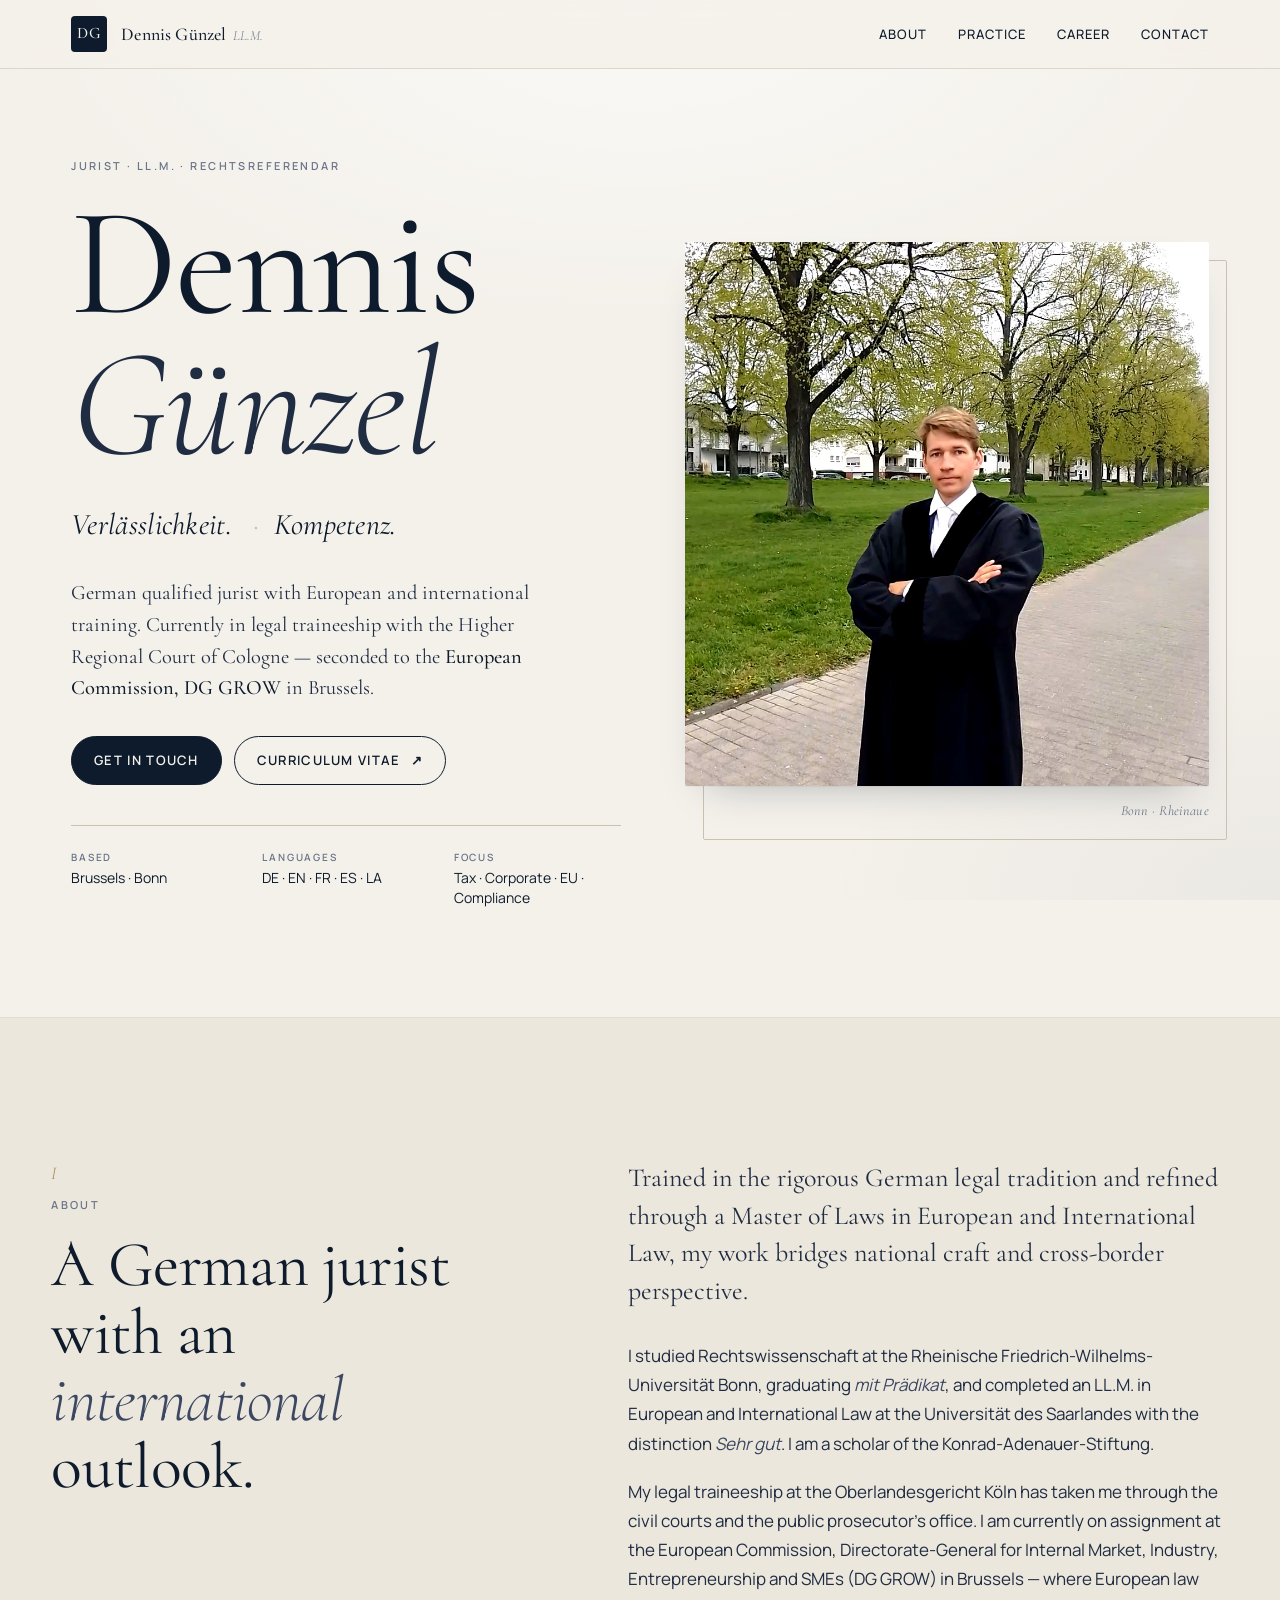
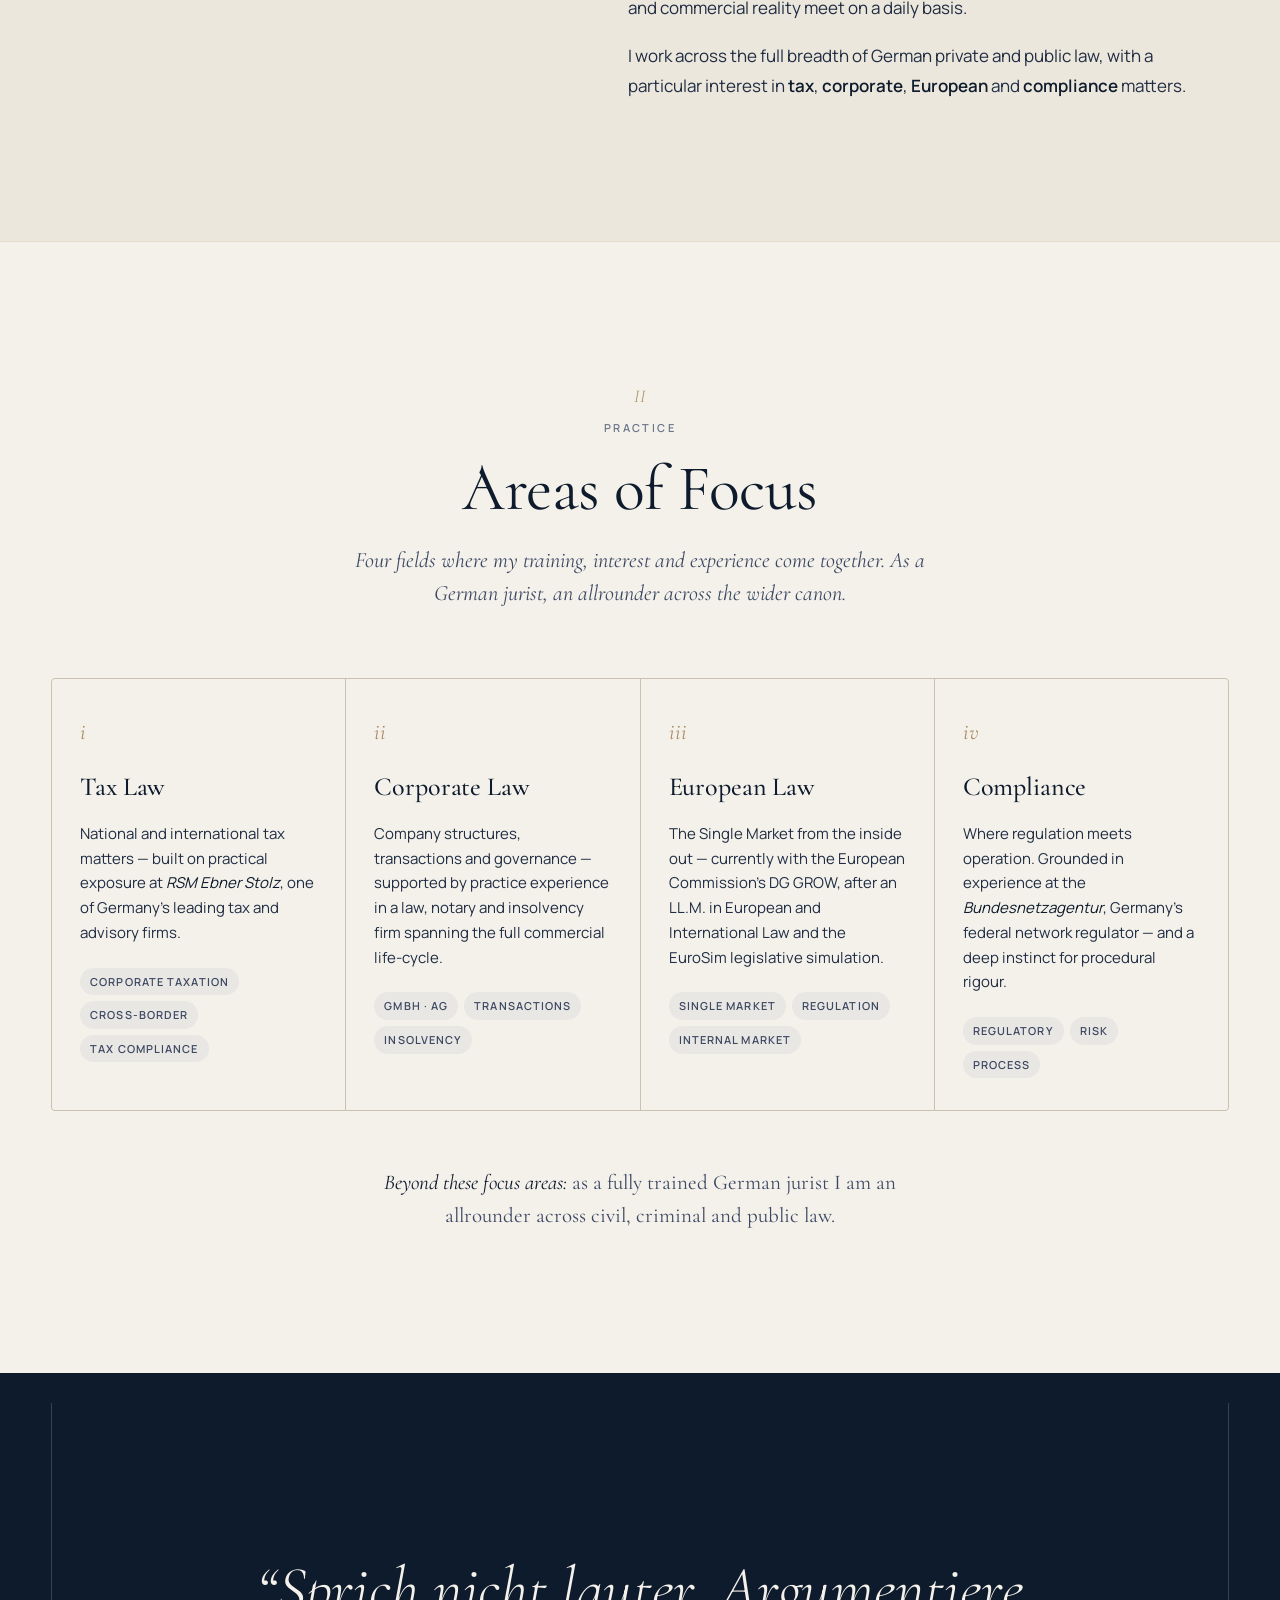
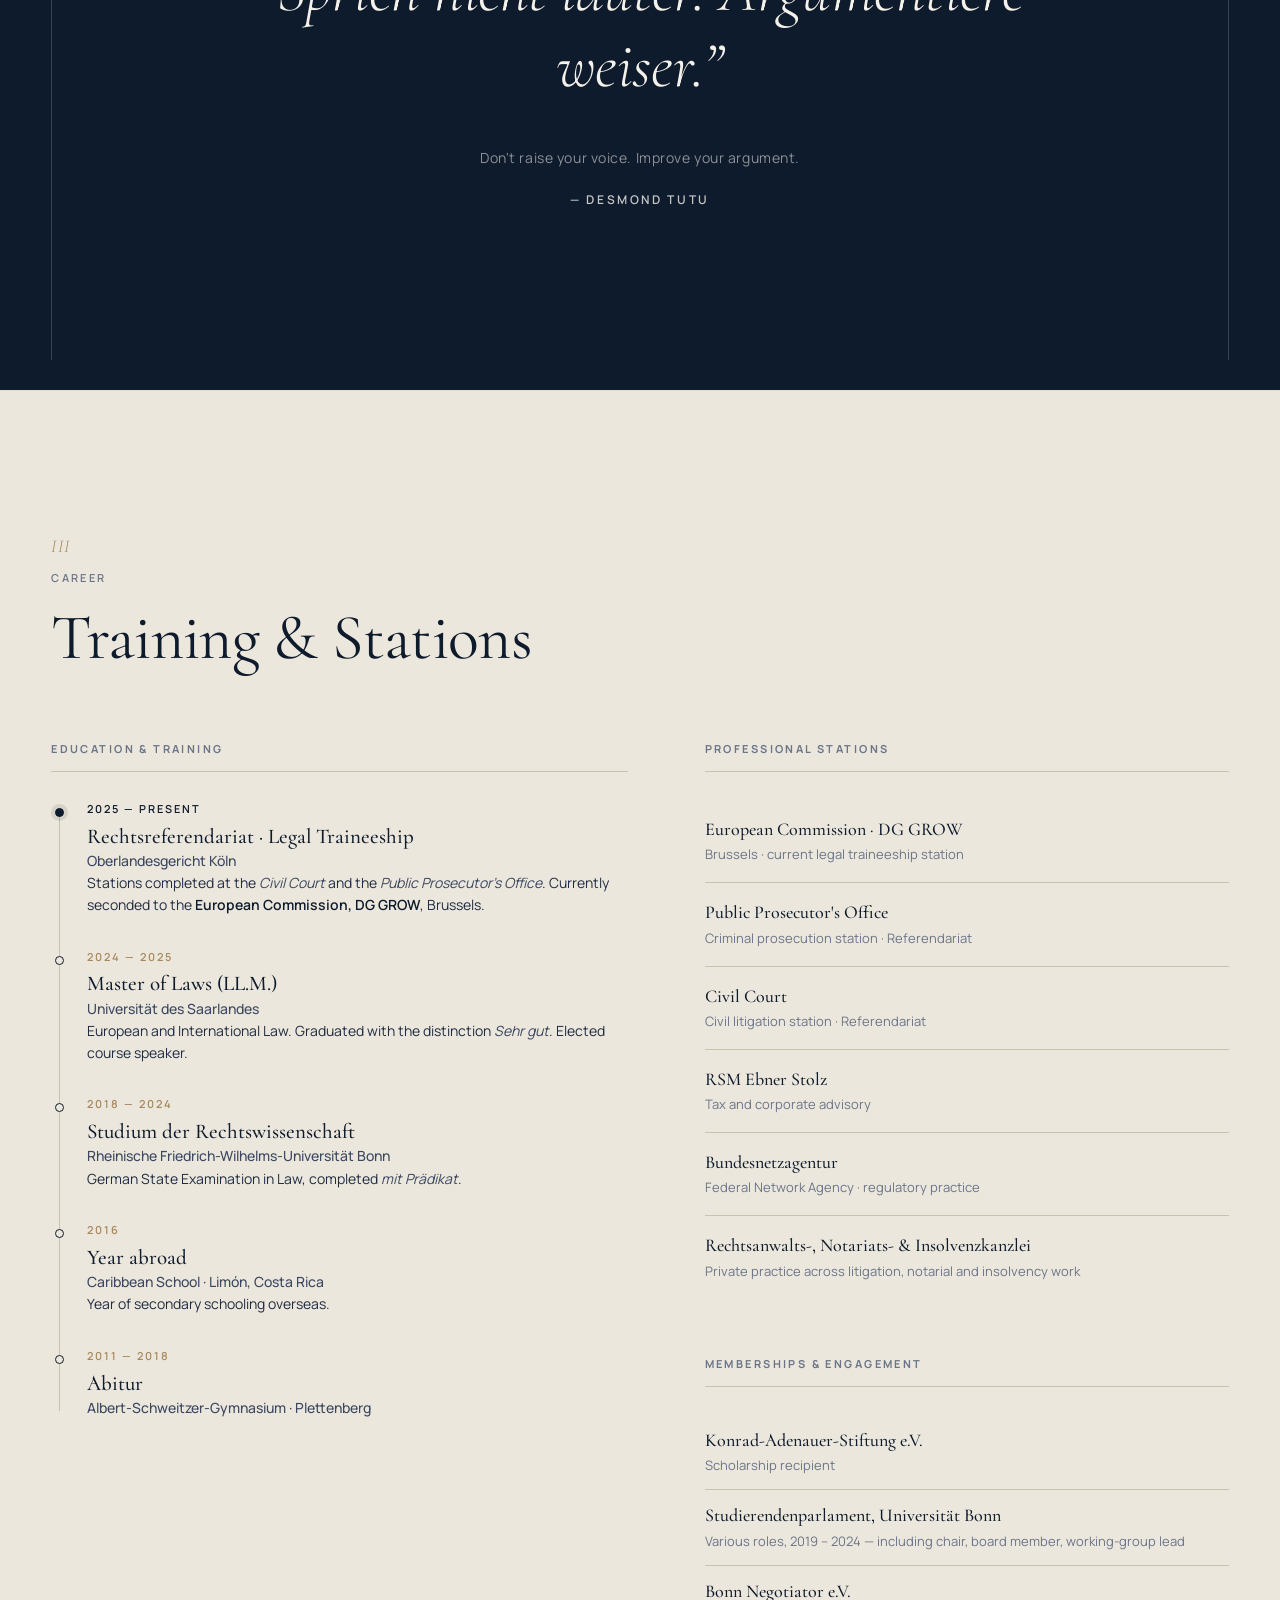
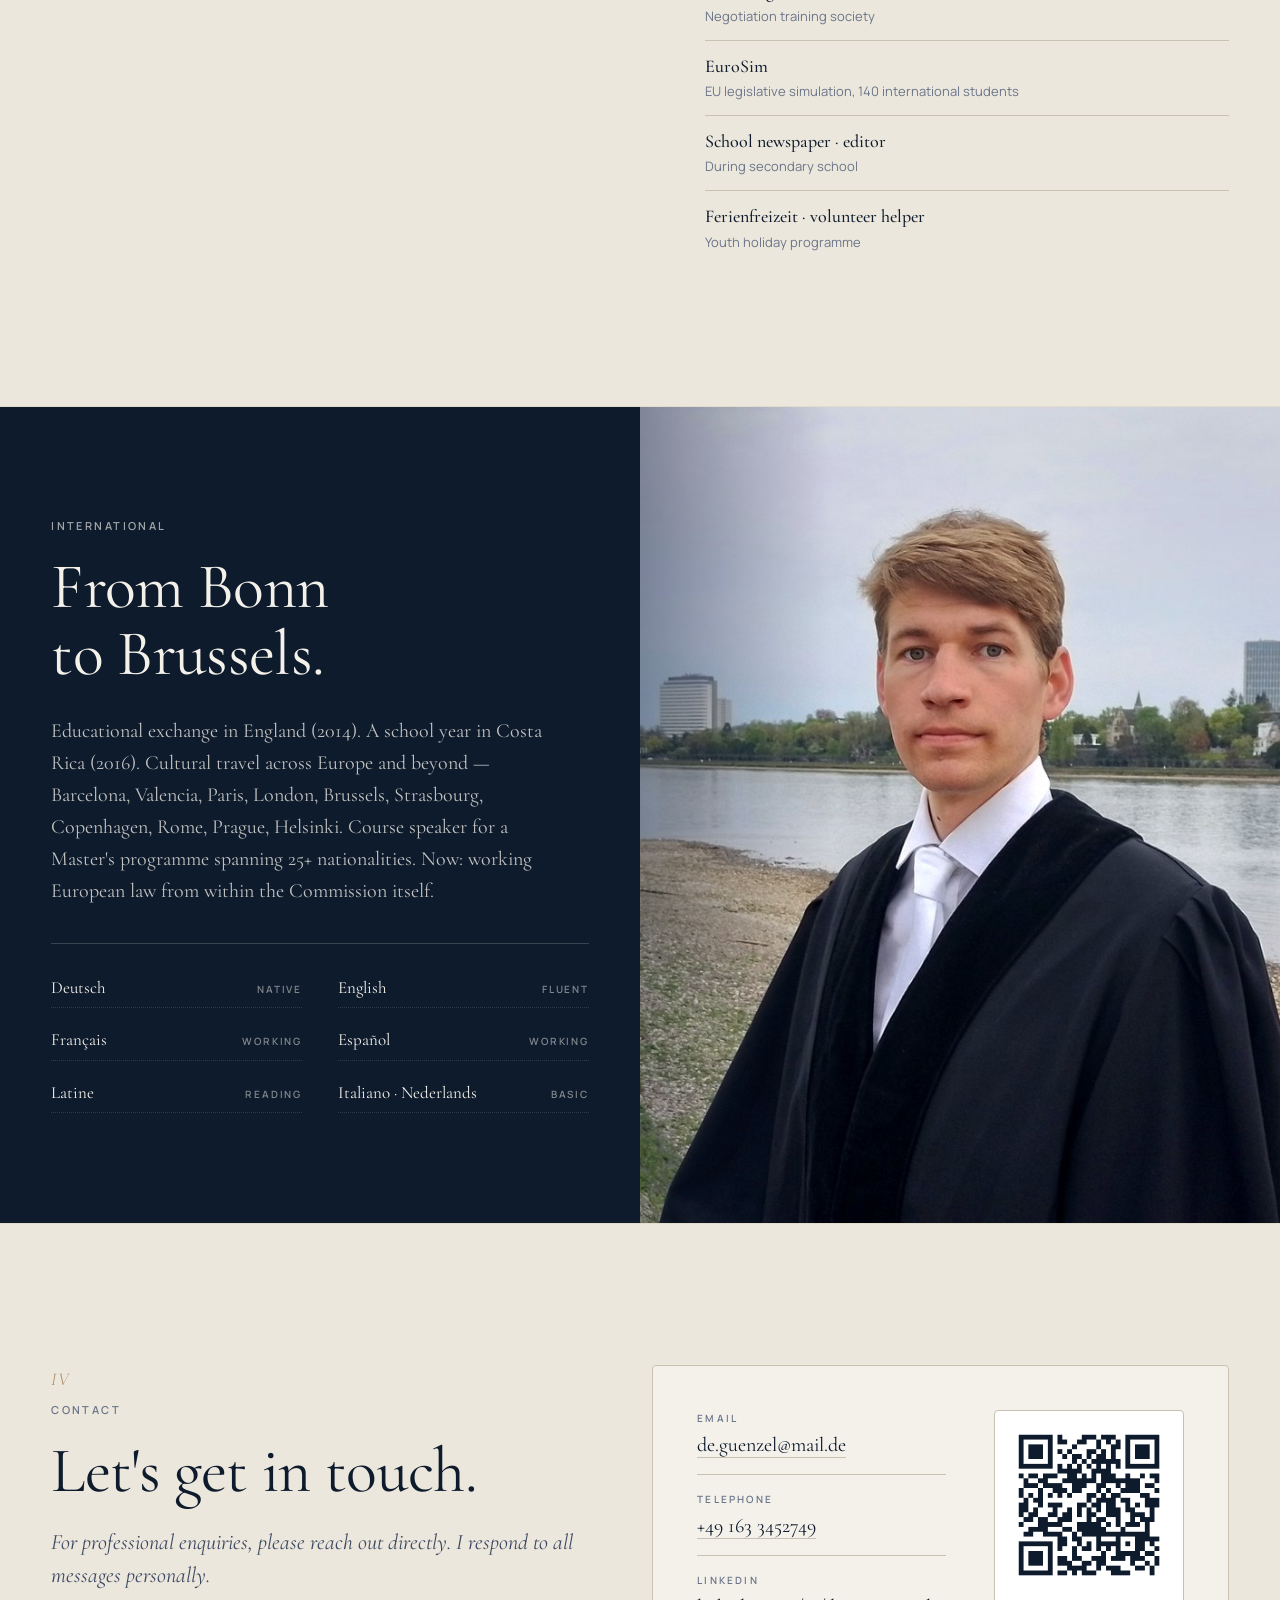
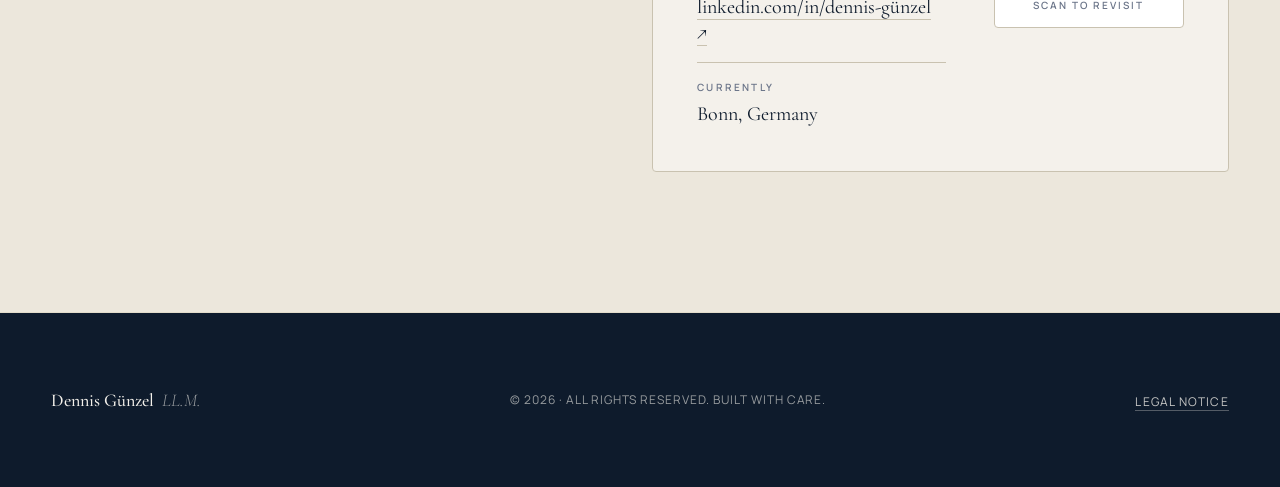
<file: index.html>
<!doctype html>
<html lang="en">
<head>
<meta charset="utf-8">
<meta name="viewport" content="width=device-width, initial-scale=1, viewport-fit=cover">
<title>Dennis Günzel, LL.M. — Jurist & Legal Adviser</title>
<meta name="description" content="Dennis Günzel, LL.M. — German qualified jurist with European and international training. Focus areas: Tax law, Corporate law, European law, Compliance. Currently with the European Commission, DG GROW, Brussels.">
<meta name="author" content="Dennis Günzel">

<!-- Open Graph / social -->
<meta property="og:title" content="Dennis Günzel, LL.M. — Jurist">
<meta property="og:description" content="German jurist with European and international training. Tax · Corporate · EU · Compliance.">
<meta property="og:type" content="profile">
<meta property="og:image" content="images/og-image.jpg">
<meta name="twitter:card" content="summary_large_image">

<!-- Fonts: Cormorant Garamond (display serif) + Manrope (body sans) -->
<link rel="preconnect" href="https://fonts.googleapis.com">
<link rel="preconnect" href="https://fonts.gstatic.com" crossorigin>
<link href="https://fonts.googleapis.com/css2?family=Cormorant+Garamond:ital,wght@0,300;0,400;0,500;0,600;1,300;1,400;1,500&family=Manrope:wght@300;400;500;600;700&display=swap" rel="stylesheet">

<link rel="stylesheet" href="styles.css">

<!-- Tiny inline favicon: DG monogram in navy -->
<link rel="icon" type="image/svg+xml" href="data:image/svg+xml,%3Csvg xmlns='http://www.w3.org/2000/svg' viewBox='0 0 64 64'%3E%3Crect width='64' height='64' fill='%230E1B2C'/%3E%3Ctext x='32' y='44' font-family='Georgia,serif' font-size='32' font-weight='500' fill='%23F4F1EB' text-anchor='middle'%3EDG%3C/text%3E%3C/svg%3E">
</head>
<body>

<!-- ============ TOP NAVIGATION ============ -->
<header class="topbar">
  <div class="topbar__inner">
    <a href="#top" class="brand" aria-label="Dennis Günzel — home">
      <span class="brand__mark">DG</span>
      <span class="brand__name">Dennis Günzel <span class="brand__suffix">LL.M.</span></span>
    </a>
    <nav class="nav" aria-label="Primary">
      <a href="#about">About</a>
      <a href="#practice">Practice</a>
      <a href="#cv">Career</a>
      <a href="#contact">Contact</a>
    </nav>
  </div>
</header>

<main id="top">

<!-- ============ HERO ============ -->
<section class="hero">
  <div class="hero__grid">

    <div class="hero__copy">
      <p class="kicker">Jurist · LL.M. · Rechtsreferendar</p>
      <h1 class="display">
        Dennis<br>
        <span class="display__accent">Günzel</span>
      </h1>
      <p class="hero__tag"><em>Verlässlichkeit.</em> <em>Kompetenz.</em></p>
      <p class="hero__lede">
        German qualified jurist with European and international training.
        Currently in legal traineeship with the Higher Regional Court of Cologne —
        seconded to the <strong>European Commission, DG GROW</strong> in Brussels.
      </p>
      <div class="hero__cta">
        <a class="btn btn--solid" href="#contact">Get in touch</a>
        <a class="btn btn--ghost" href="assets/CV-Dennis-Guenzel.pdf" target="_blank" rel="noopener">
          Curriculum Vitae <span aria-hidden="true">↗</span>
        </a>
      </div>
      <ul class="hero__meta">
        <li><span>Based</span>Brussels · Bonn</li>
        <li><span>Languages</span>DE · EN · FR · ES · LA</li>
        <li><span>Focus</span>Tax · Corporate · EU · Compliance</li>
      </ul>
    </div>

    <div class="hero__portrait">
      <picture>
        <source media="(max-width: 720px)" srcset="images/dennis-hero-mobile.jpg">
        <img src="images/dennis-hero.jpg"
             alt="Dennis Günzel in legal robes, standing on an avenue of trees in Bonn"
             width="942" height="978" fetchpriority="high">
      </picture>
      <p class="hero__caption">Bonn · Rheinaue</p>
    </div>

  </div>
</section>

<!-- ============ ABOUT ============ -->
<section class="section section--paper" id="about">
  <div class="section__wrap two-col">

    <div class="section__head">
      <p class="numeral">I</p>
      <p class="kicker">About</p>
      <h2 class="serif-h">A German jurist with an<br><em>international</em> outlook.</h2>
    </div>

    <div class="prose">
      <p class="lede">
        Trained in the rigorous German legal tradition and refined through a Master of
        Laws in European and International Law, my work bridges national craft and
        cross-border perspective.
      </p>
      <p>
        I studied Rechtswissenschaft at the Rheinische Friedrich-Wilhelms-Universität
        Bonn, graduating <em>mit Prädikat</em>, and completed an LL.M. in European and
        International Law at the Universität des Saarlandes with the distinction
        <em>Sehr gut</em>. I am a scholar of the Konrad-Adenauer-Stiftung.
      </p>
      <p>
        My legal traineeship at the Oberlandesgericht Köln has taken me through the
        civil courts and the public prosecutor's office. I am currently on assignment
        at the European Commission, Directorate-General for Internal Market, Industry,
        Entrepreneurship and SMEs (DG&nbsp;GROW) in Brussels — where European law and
        commercial reality meet on a daily basis.
      </p>
      <p>
        I work across the full breadth of German private and public law, with a
        particular interest in <strong>tax</strong>, <strong>corporate</strong>,
        <strong>European</strong> and <strong>compliance</strong> matters.
      </p>
    </div>

  </div>
</section>

<!-- ============ PRACTICE AREAS ============ -->
<section class="section" id="practice">
  <div class="section__wrap">

    <div class="section__head section__head--center">
      <p class="numeral">II</p>
      <p class="kicker">Practice</p>
      <h2 class="serif-h">Areas of Focus</h2>
      <p class="section__sub">
        Four fields where my training, interest and experience come together.
        As a German jurist, an allrounder across the wider canon.
      </p>
    </div>

    <div class="practice-grid">

      <article class="practice-card">
        <span class="practice-card__num">i</span>
        <h3>Tax Law</h3>
        <p>
          National and international tax matters — built on practical exposure at
          <em>RSM Ebner Stolz</em>, one of Germany's leading tax and advisory firms.
        </p>
        <ul class="tag-row">
          <li>Corporate taxation</li>
          <li>Cross-border</li>
          <li>Tax compliance</li>
        </ul>
      </article>

      <article class="practice-card">
        <span class="practice-card__num">ii</span>
        <h3>Corporate Law</h3>
        <p>
          Company structures, transactions and governance — supported by practice
          experience in a law, notary and insolvency firm spanning the full
          commercial life-cycle.
        </p>
        <ul class="tag-row">
          <li>GmbH · AG</li>
          <li>Transactions</li>
          <li>Insolvency</li>
        </ul>
      </article>

      <article class="practice-card">
        <span class="practice-card__num">iii</span>
        <h3>European Law</h3>
        <p>
          The Single Market from the inside out — currently with the European
          Commission's DG GROW, after an LL.M. in European and International Law
          and the EuroSim legislative simulation.
        </p>
        <ul class="tag-row">
          <li>Single Market</li>
          <li>Regulation</li>
          <li>Internal market</li>
        </ul>
      </article>

      <article class="practice-card">
        <span class="practice-card__num">iv</span>
        <h3>Compliance</h3>
        <p>
          Where regulation meets operation. Grounded in experience at the
          <em>Bundesnetzagentur</em>, Germany's federal network regulator —
          and a deep instinct for procedural rigour.
        </p>
        <ul class="tag-row">
          <li>Regulatory</li>
          <li>Risk</li>
          <li>Process</li>
        </ul>
      </article>

    </div>

    <p class="allrounder-note">
      <em>Beyond these focus areas:</em> as a fully trained German jurist I am an
      allrounder across civil, criminal and public law.
    </p>

  </div>
</section>

<!-- ============ BANNER QUOTE ============ -->
<section class="quote-banner" aria-label="Personal motto">
  <figure>
    <blockquote>
      <p>“Sprich nicht lauter. Argumentiere weiser.”</p>
    </blockquote>
    <figcaption>
      <span class="cite-translation">Don't raise your voice. Improve your argument.</span>
      <cite>— Desmond Tutu</cite>
    </figcaption>
  </figure>
</section>

<!-- ============ CV / CAREER ============ -->
<section class="section section--paper" id="cv">
  <div class="section__wrap">

    <div class="section__head">
      <p class="numeral">III</p>
      <p class="kicker">Career</p>
      <h2 class="serif-h">Training &amp; Stations</h2>
    </div>

    <div class="cv-grid">

      <!-- CV column 1: education & training -->
      <div class="cv-col">
        <h3 class="cv-col__title">Education &amp; Training</h3>
        <ol class="timeline">
          <li class="tl tl--current">
            <span class="tl__year">2025 — present</span>
            <div class="tl__body">
              <p class="tl__role">Rechtsreferendariat · Legal Traineeship</p>
              <p class="tl__org">Oberlandesgericht Köln</p>
              <p class="tl__note">Stations completed at the <em>Civil Court</em> and the
                <em>Public Prosecutor's Office</em>. Currently seconded to the
                <strong>European Commission, DG GROW</strong>, Brussels.</p>
            </div>
          </li>
          <li class="tl">
            <span class="tl__year">2024 — 2025</span>
            <div class="tl__body">
              <p class="tl__role">Master of Laws (LL.M.)</p>
              <p class="tl__org">Universität des Saarlandes</p>
              <p class="tl__note">European and International Law. Graduated with the
                distinction <em>Sehr gut</em>. Elected course speaker.</p>
            </div>
          </li>
          <li class="tl">
            <span class="tl__year">2018 — 2024</span>
            <div class="tl__body">
              <p class="tl__role">Studium der Rechtswissenschaft</p>
              <p class="tl__org">Rheinische Friedrich-Wilhelms-Universität Bonn</p>
              <p class="tl__note">German State Examination in Law,
                completed <em>mit Prädikat</em>.</p>
            </div>
          </li>
          <li class="tl">
            <span class="tl__year">2016</span>
            <div class="tl__body">
              <p class="tl__role">Year abroad</p>
              <p class="tl__org">Caribbean School · Limón, Costa Rica</p>
              <p class="tl__note">Year of secondary schooling overseas.</p>
            </div>
          </li>
          <li class="tl">
            <span class="tl__year">2011 — 2018</span>
            <div class="tl__body">
              <p class="tl__role">Abitur</p>
              <p class="tl__org">Albert-Schweitzer-Gymnasium · Plettenberg</p>
            </div>
          </li>
        </ol>
      </div>

      <!-- CV column 2: professional stations + engagement -->
      <div class="cv-col">
        <h3 class="cv-col__title">Professional Stations</h3>
        <ul class="station-list">
          <li>
            <p class="station__role">European Commission · DG GROW</p>
            <p class="station__where">Brussels · current legal traineeship station</p>
          </li>
          <li>
            <p class="station__role">Public Prosecutor's Office</p>
            <p class="station__where">Criminal prosecution station · Referendariat</p>
          </li>
          <li>
            <p class="station__role">Civil Court</p>
            <p class="station__where">Civil litigation station · Referendariat</p>
          </li>
          <li>
            <p class="station__role">RSM Ebner Stolz</p>
            <p class="station__where">Tax and corporate advisory</p>
          </li>
          <li>
            <p class="station__role">Bundesnetzagentur</p>
            <p class="station__where">Federal Network Agency · regulatory practice</p>
          </li>
          <li>
            <p class="station__role">Rechtsanwalts-, Notariats- &amp; Insolvenzkanzlei</p>
            <p class="station__where">Private practice across litigation, notarial and insolvency work</p>
          </li>
        </ul>

        <h3 class="cv-col__title cv-col__title--mt">Memberships &amp; Engagement</h3>
        <ul class="station-list station-list--compact">
          <li>
            <p class="station__role">Konrad-Adenauer-Stiftung e.V.</p>
            <p class="station__where">Scholarship recipient</p>
          </li>
          <li>
            <p class="station__role">Studierendenparlament, Universität Bonn</p>
            <p class="station__where">Various roles, 2019 – 2024 — including chair, board member, working-group lead</p>
          </li>
          <li>
            <p class="station__role">Bonn Negotiator e.V.</p>
            <p class="station__where">Negotiation training society</p>
          </li>
          <li>
            <p class="station__role">EuroSim</p>
            <p class="station__where">EU legislative simulation, 140 international students</p>
          </li>
          <li>
            <p class="station__role">School newspaper · editor</p>
            <p class="station__where">During secondary school</p>
          </li>
          <li>
            <p class="station__role">Ferienfreizeit · volunteer helper</p>
            <p class="station__where">Youth holiday programme</p>
          </li>
        </ul>
      </div>

    </div>
  </div>
</section>

<!-- ============ INTERNATIONAL BANNER ============ -->
<section class="intl">
  <div class="intl__grid">
    <div class="intl__copy">
      <p class="kicker kicker--light">International</p>
      <h2 class="serif-h serif-h--light">From Bonn<br>to Brussels.</h2>
      <p class="intl__text">
        Educational exchange in England (2014). A school year in Costa Rica (2016).
        Cultural travel across Europe and beyond — Barcelona, Valencia, Paris, London,
        Brussels, Strasbourg, Copenhagen, Rome, Prague, Helsinki. Course speaker for a
        Master's programme spanning 25+ nationalities. Now: working European law from
        within the Commission itself.
      </p>
      <ul class="lang-list">
        <li><span>Deutsch</span><em>native</em></li>
        <li><span>English</span><em>fluent</em></li>
        <li><span>Français</span><em>working</em></li>
        <li><span>Español</span><em>working</em></li>
        <li><span>Latine</span><em>reading</em></li>
        <li><span>Italiano · Nederlands</span><em>basic</em></li>
      </ul>
    </div>
    <div class="intl__photo" aria-hidden="true"></div>
  </div>
</section>

<!-- ============ CONTACT ============ -->
<section class="section section--paper" id="contact">
  <div class="section__wrap contact-grid">

    <div class="section__head">
      <p class="numeral">IV</p>
      <p class="kicker">Contact</p>
      <h2 class="serif-h">Let's get in touch.</h2>
      <p class="section__sub section__sub--left">
        For professional enquiries, please reach out directly.
        I respond to all messages personally.
      </p>
    </div>

    <div class="contact-card">
      <dl class="contact-list">
        <div>
          <dt>Email</dt>
          <dd><a href="mailto:de.guenzel@mail.de">de.guenzel@mail.de</a></dd>
        </div>
        <div>
          <dt>Telephone</dt>
          <dd><a href="tel:+491633452749">+49&nbsp;163&nbsp;3452749</a></dd>
        </div>
        <div>
          <dt>LinkedIn</dt>
          <dd>
            <a href="https://www.linkedin.com/in/dennis-günzel-483220226" target="_blank" rel="noopener">
              linkedin.com/in/dennis-günzel
              <span aria-hidden="true">↗</span>
            </a>
          </dd>
        </div>
        <div>
          <dt>Currently</dt>
          <dd>Bonn, Germany</dd>
        </div>
      </dl>

      <div class="qr">
        <img src="assets/qrcode.png" alt="QR code linking to this website" width="160" height="160">
        <p class="qr__cap">Scan to revisit</p>
      </div>
    </div>

  </div>
</section>

</main>

<!-- ============ FOOTER ============ -->
<footer class="foot">
  <div class="foot__inner">
    <p class="foot__name">Dennis Günzel <span>LL.M.</span></p>
    <p class="foot__meta">© <span id="year"></span> · All rights reserved. Built with care.</p>
    <p class="foot__legal"><a href="#legal" id="legal-link">Legal Notice</a></p>
  </div>
</footer>

<!-- Legal notice modal (Impressum — required-ish for German web presence) -->
<dialog id="legal" class="legal-dialog" aria-labelledby="legal-title">
  <div class="legal-dialog__inner">
    <button class="legal-dialog__close" id="legal-close" aria-label="Close">×</button>
    <h2 id="legal-title">Legal Notice · Impressum</h2>
    <p><strong>Information pursuant to § 5 TMG</strong></p>
    <p>
      Dennis Günzel
    </p>
    <p>
      <strong>Contact</strong><br>
      Email: de.guenzel@mail.de<br>
      Phone: +49 163 3452749
    </p>
    <p>
      <strong>Liability for content.</strong>
      The contents of these pages have been prepared with the greatest care.
      No guarantee can be given for accuracy, completeness or timeliness of the
      content. As a service provider under § 7 (1) TMG, I am responsible for own
      content on these pages under the general laws.
    </p>
    <p>
      <strong>Liability for links.</strong>
      My site contains links to external websites of third parties whose content
      I cannot influence. I therefore assume no liability for these external
      contents. The respective provider or operator of the linked pages is always
      responsible for their content.
    </p>
    <p>
      <strong>Copyright.</strong>
      The content and works on these pages created by the site operator are
      subject to German copyright law. Reproduction, processing, distribution
      and any form of commercial use of such material outside the scope of
      copyright shall require the prior written consent of the respective author.
    </p>
  </div>
</dialog>

<script src="script.js"></script>
</body>
</html>
</file>
<file: styles.css>
/* =============================================================
   DENNIS GÜNZEL — Personal website
   Aesthetic: editorial profile, paper + ink, refined classical.
   Palette is gray + deep navy, on warm cream "paper" background.
   ============================================================= */

:root {
  /* — Palette ————————————————————————————— */
  --paper:        #F4F1EB;   /* warm cream — primary background */
  --paper-deep:   #ECE7DC;   /* slightly darker paper */
  --paper-edge:   #E2DCCB;   /* divider / border on paper */
  --ink:          #0E1B2C;   /* deep navy — primary "ink" */
  --ink-soft:     #1F2C42;   /* slightly lighter navy */
  --slate:        #3C4862;   /* mid blue-gray */
  --muted:        #6B7589;   /* secondary text */
  --hair:         #C9C2B0;   /* hairline rule */
  --brass:        #A8895F;   /* restrained accent (used sparingly) */
  --white:        #FFFFFF;

  /* — Type ——————————————————————————————— */
  --serif: "Cormorant Garamond", "Georgia", "Times New Roman", serif;
  --sans:  "Manrope", -apple-system, BlinkMacSystemFont, "Segoe UI", Helvetica, Arial, sans-serif;

  /* — Spacing —————————————————————————————— */
  --gutter: clamp(20px, 4vw, 56px);
  --maxw: 1240px;
  --section-pad-y: clamp(72px, 11vw, 144px);

  /* — Motion ——————————————————————————————— */
  --ease: cubic-bezier(.22, .8, .24, 1);
}

/* ----------- Reset / base ----------- */
*, *::before, *::after { box-sizing: border-box; }
html { -webkit-text-size-adjust: 100%; scroll-behavior: smooth; }
body {
  margin: 0;
  font-family: var(--sans);
  font-weight: 400;
  font-size: 17px;
  line-height: 1.6;
  color: var(--ink);
  background: var(--paper);
  -webkit-font-smoothing: antialiased;
  -moz-osx-font-smoothing: grayscale;
  font-feature-settings: "ss01", "kern", "liga";
  /* subtle paper texture via two layered radial gradients */
  background-image:
    radial-gradient(ellipse 80% 60% at 50% 0%, rgba(255,255,255,.6), transparent 60%),
    radial-gradient(ellipse 60% 50% at 100% 100%, rgba(14,27,44,.04), transparent 60%);
  background-attachment: fixed;
}
img, svg, video { display: block; max-width: 100%; height: auto; }
a { color: inherit; text-decoration-thickness: 1px; text-underline-offset: 3px; }
a:hover { color: var(--slate); }
button { font: inherit; }

::selection { background: var(--ink); color: var(--paper); }

/* Subtle scrollbar tinting (chromium) */
html { scrollbar-color: var(--slate) var(--paper-deep); }

/* ----------- Typography tokens ----------- */
.kicker {
  font-family: var(--sans);
  font-size: 11px;
  font-weight: 600;
  text-transform: uppercase;
  letter-spacing: 0.22em;
  color: var(--muted);
  margin: 0 0 18px;
}
.kicker--light { color: rgba(244,241,235,.65); }

.numeral {
  font-family: var(--serif);
  font-weight: 300;
  font-style: italic;
  font-size: 18px;
  letter-spacing: 0.08em;
  color: var(--brass);
  margin: 0 0 8px;
  text-transform: uppercase;
}

.display {
  font-family: var(--serif);
  font-weight: 400;
  font-size: clamp(64px, 12vw, 168px);
  line-height: 0.92;
  letter-spacing: -0.015em;
  margin: 18px 0 26px;
  color: var(--ink);
}
.display__accent {
  font-style: italic;
  font-weight: 300;
  color: var(--ink-soft);
}

.serif-h {
  font-family: var(--serif);
  font-weight: 400;
  font-size: clamp(36px, 5.5vw, 64px);
  line-height: 1.05;
  letter-spacing: -0.01em;
  color: var(--ink);
  margin: 6px 0 0;
}
.serif-h em { font-style: italic; color: var(--slate); font-weight: 300; }
.serif-h--light { color: var(--paper); }

.lede,
.prose .lede {
  font-family: var(--serif);
  font-size: clamp(20px, 2.1vw, 26px);
  line-height: 1.45;
  font-weight: 400;
  color: var(--ink-soft);
  margin: 0 0 1.2em;
}

/* ----------- Top bar ----------- */
.topbar {
  position: sticky; top: 0; z-index: 50;
  background: rgba(244, 241, 235, 0.82);
  backdrop-filter: saturate(140%) blur(10px);
  -webkit-backdrop-filter: saturate(140%) blur(10px);
  border-bottom: 1px solid rgba(201, 194, 176, .55);
}
.topbar__inner {
  max-width: var(--maxw);
  margin: 0 auto;
  padding: 16px var(--gutter);
  display: flex;
  align-items: center;
  justify-content: space-between;
  gap: 24px;
}
.brand { display: inline-flex; align-items: center; gap: 14px; text-decoration: none; color: var(--ink); }
.brand__mark {
  display: inline-flex;
  align-items: center;
  justify-content: center;
  width: 36px; height: 36px;
  border-radius: 4px;
  background: var(--ink);
  color: var(--paper);
  font-family: var(--serif);
  font-weight: 500;
  font-size: 16px;
  letter-spacing: 0.02em;
}
.brand__name {
  font-family: var(--serif);
  font-weight: 500;
  font-size: 18px;
  letter-spacing: 0.01em;
}
.brand__suffix {
  font-style: italic;
  font-weight: 300;
  color: var(--muted);
  margin-left: 2px;
  font-size: 14px;
}
.nav {
  display: flex;
  gap: clamp(16px, 2.4vw, 36px);
}
.nav a {
  font-family: var(--sans);
  font-size: 13px;
  font-weight: 500;
  letter-spacing: 0.08em;
  text-transform: uppercase;
  color: var(--ink);
  text-decoration: none;
  position: relative;
  padding: 4px 0;
}
.nav a::after {
  content: "";
  position: absolute;
  left: 0; right: 0; bottom: -2px;
  height: 1px;
  background: var(--ink);
  transform: scaleX(0);
  transform-origin: left center;
  transition: transform .35s var(--ease);
}
.nav a:hover::after { transform: scaleX(1); }
@media (max-width: 620px) {
  .brand__name { display: none; }
  .nav { gap: 18px; }
  .nav a { font-size: 12px; letter-spacing: 0.06em; }
}

/* ----------- Buttons ----------- */
.btn {
  display: inline-flex;
  align-items: center;
  gap: 10px;
  padding: 13px 22px;
  font-family: var(--sans);
  font-size: 13px;
  font-weight: 600;
  letter-spacing: 0.10em;
  text-transform: uppercase;
  text-decoration: none;
  border: 1px solid var(--ink);
  border-radius: 999px;
  transition: all .25s var(--ease);
  cursor: pointer;
}
.btn--solid { background: var(--ink); color: var(--paper); }
.btn--solid:hover { background: var(--ink-soft); color: var(--paper); transform: translateY(-1px); }
.btn--ghost { background: transparent; color: var(--ink); }
.btn--ghost:hover { background: var(--ink); color: var(--paper); }

/* ============== HERO ============== */
.hero {
  padding: clamp(40px, 7vw, 88px) var(--gutter) clamp(60px, 9vw, 110px);
  max-width: var(--maxw);
  margin: 0 auto;
}
.hero__grid {
  display: grid;
  grid-template-columns: 1.05fr 1fr;
  gap: clamp(32px, 5vw, 72px);
  align-items: center;
}
@media (max-width: 880px) {
  .hero__grid { grid-template-columns: 1fr; }
}

.hero__copy { animation: rise .9s var(--ease) both; }
.hero__tag {
  font-family: var(--serif);
  font-size: clamp(22px, 2.4vw, 30px);
  font-weight: 400;
  margin: 4px 0 28px;
  color: var(--slate);
  letter-spacing: 0.01em;
}
.hero__tag em { color: var(--ink); font-style: italic; }
.hero__tag em + em { margin-left: 14px; }
.hero__tag em + em::before {
  content: "·";
  margin-right: 14px;
  color: var(--hair);
  font-style: normal;
}
.hero__lede {
  font-family: var(--serif);
  font-size: clamp(18px, 1.6vw, 21px);
  line-height: 1.55;
  color: var(--ink-soft);
  max-width: 48ch;
  margin: 0 0 32px;
}
.hero__lede strong { color: var(--ink); font-weight: 500; }
.hero__cta {
  display: flex;
  flex-wrap: wrap;
  gap: 12px;
  margin-bottom: 40px;
}
.hero__meta {
  list-style: none;
  margin: 0;
  padding: 24px 0 0;
  border-top: 1px solid var(--hair);
  display: grid;
  grid-template-columns: repeat(3, 1fr);
  gap: 18px 24px;
}
.hero__meta li {
  font-family: var(--sans);
  font-size: 14px;
  color: var(--ink);
  line-height: 1.4;
}
.hero__meta span {
  display: block;
  font-size: 10px;
  font-weight: 600;
  letter-spacing: 0.18em;
  text-transform: uppercase;
  color: var(--muted);
  margin-bottom: 4px;
}
@media (max-width: 520px) {
  .hero__meta { grid-template-columns: 1fr 1fr; }
}

/* Portrait */
.hero__portrait {
  position: relative;
  animation: fade-rise 1.1s var(--ease) .15s both;
}
.hero__portrait::before {
  /* decorative offset frame */
  content: "";
  position: absolute;
  inset: 18px -18px -18px 18px;
  border: 1px solid var(--hair);
  border-radius: 2px;
  z-index: 0;
  pointer-events: none;
}
.hero__portrait img {
  position: relative;
  z-index: 1;
  width: 100%;
  height: auto;
  object-fit: cover;
  border-radius: 2px;
  box-shadow:
    0 1px 0 rgba(14,27,44,.04),
    0 20px 40px -25px rgba(14,27,44,.35);
  filter: contrast(1.02);
}
.hero__caption {
  position: relative; z-index: 1;
  font-family: var(--serif);
  font-style: italic;
  font-size: 14px;
  color: var(--muted);
  text-align: right;
  margin: 14px 0 0;
  letter-spacing: 0.02em;
}

@keyframes rise {
  from { opacity: 0; transform: translateY(18px); }
  to   { opacity: 1; transform: translateY(0); }
}
@keyframes fade-rise {
  from { opacity: 0; transform: translateY(28px); }
  to   { opacity: 1; transform: translateY(0); }
}

/* ============== GENERIC SECTIONS ============== */
.section {
  padding: var(--section-pad-y) var(--gutter);
  position: relative;
}
.section--paper {
  background: var(--paper-deep);
  border-top: 1px solid var(--paper-edge);
  border-bottom: 1px solid var(--paper-edge);
}
.section__wrap {
  max-width: var(--maxw);
  margin: 0 auto;
}
.section__head { margin-bottom: clamp(40px, 6vw, 68px); }
.section__head--center {
  text-align: center;
  max-width: 720px;
  margin-left: auto; margin-right: auto;
}
.section__sub {
  font-family: var(--serif);
  font-size: clamp(18px, 1.8vw, 22px);
  font-style: italic;
  color: var(--slate);
  margin: 22px auto 0;
  max-width: 60ch;
  line-height: 1.5;
}
.section__sub--left { margin-left: 0; }

/* ============== ABOUT — two col ============== */
.two-col {
  display: grid;
  grid-template-columns: 1fr 1.2fr;
  gap: clamp(40px, 6vw, 96px);
  align-items: start;
}
@media (max-width: 820px) { .two-col { grid-template-columns: 1fr; } }

.prose p {
  margin: 0 0 1.1em;
  font-size: 17px;
  line-height: 1.72;
  color: var(--ink-soft);
}
.prose p:last-child { margin-bottom: 0; }
.prose em { color: var(--slate); }
.prose strong { color: var(--ink); font-weight: 600; }

/* ============== PRACTICE GRID ============== */
.practice-grid {
  display: grid;
  grid-template-columns: repeat(4, 1fr);
  gap: 1px;
  background: var(--hair);
  border: 1px solid var(--hair);
  border-radius: 4px;
  overflow: hidden;
}
@media (max-width: 980px) { .practice-grid { grid-template-columns: repeat(2, 1fr); } }
@media (max-width: 560px) { .practice-grid { grid-template-columns: 1fr; } }

.practice-card {
  background: var(--paper);
  padding: 36px 28px 32px;
  transition: background .35s var(--ease);
  position: relative;
}
.practice-card:hover { background: var(--white); }
.practice-card__num {
  display: block;
  font-family: var(--serif);
  font-style: italic;
  font-size: 22px;
  color: var(--brass);
  margin-bottom: 16px;
  letter-spacing: 0.05em;
}
.practice-card h3 {
  font-family: var(--serif);
  font-weight: 500;
  font-size: 26px;
  letter-spacing: -0.005em;
  margin: 0 0 14px;
  color: var(--ink);
}
.practice-card p {
  font-size: 15px;
  line-height: 1.65;
  color: var(--ink-soft);
  margin: 0 0 22px;
}
.practice-card em { color: var(--ink); font-style: italic; }
.tag-row {
  list-style: none;
  margin: 0; padding: 0;
  display: flex; flex-wrap: wrap; gap: 6px;
}
.tag-row li {
  font-size: 11px;
  font-weight: 600;
  letter-spacing: 0.10em;
  text-transform: uppercase;
  color: var(--slate);
  padding: 5px 10px;
  background: rgba(60,72,98,.06);
  border-radius: 999px;
}
.allrounder-note {
  margin: clamp(36px, 5vw, 56px) auto 0;
  text-align: center;
  font-family: var(--serif);
  font-size: clamp(17px, 1.8vw, 21px);
  color: var(--slate);
  max-width: 60ch;
  line-height: 1.55;
}
.allrounder-note em { color: var(--ink); font-style: italic; }

/* ============== QUOTE BANNER ============== */
.quote-banner {
  background: var(--ink);
  color: var(--paper);
  padding: clamp(90px, 14vw, 180px) var(--gutter);
  position: relative;
  overflow: hidden;
}
.quote-banner::before, .quote-banner::after {
  content: "";
  position: absolute;
  width: 1px;
  background: rgba(244,241,235,.18);
  top: 30px; bottom: 30px;
}
.quote-banner::before { left: var(--gutter); }
.quote-banner::after  { right: var(--gutter); }
.quote-banner figure {
  margin: 0;
  max-width: 900px;
  margin-left: auto; margin-right: auto;
  text-align: center;
}
.quote-banner blockquote { margin: 0; }
.quote-banner blockquote p {
  font-family: var(--serif);
  font-weight: 300;
  font-style: italic;
  font-size: clamp(34px, 5.5vw, 64px);
  line-height: 1.18;
  letter-spacing: -0.005em;
  color: var(--paper);
  margin: 0;
}
.quote-banner figcaption { margin-top: clamp(28px, 4vw, 44px); }
.cite-translation {
  display: block;
  font-family: var(--sans);
  font-size: 14px;
  letter-spacing: 0.04em;
  color: rgba(244,241,235,.55);
  margin-bottom: 14px;
  font-style: normal;
}
.quote-banner cite {
  font-family: var(--sans);
  font-style: normal;
  font-size: 12px;
  font-weight: 600;
  letter-spacing: 0.22em;
  text-transform: uppercase;
  color: rgba(244,241,235,.8);
}

/* ============== CV TIMELINE ============== */
.cv-grid {
  display: grid;
  grid-template-columns: 1.1fr 1fr;
  gap: clamp(40px, 6vw, 80px);
}
@media (max-width: 880px) { .cv-grid { grid-template-columns: 1fr; } }

.cv-col__title {
  font-family: var(--sans);
  font-size: 11px;
  font-weight: 700;
  letter-spacing: 0.22em;
  text-transform: uppercase;
  color: var(--muted);
  margin: 0 0 28px;
  padding-bottom: 14px;
  border-bottom: 1px solid var(--hair);
}
.cv-col__title--mt { margin-top: 56px; }

.timeline {
  list-style: none;
  margin: 0;
  padding: 0;
  position: relative;
}
.timeline::before {
  content: "";
  position: absolute;
  left: 8px;
  top: 8px;
  bottom: 8px;
  width: 1px;
  background: var(--hair);
}
.tl {
  position: relative;
  padding: 0 0 32px 36px;
}
.tl:last-child { padding-bottom: 0; }
.tl::before {
  content: "";
  position: absolute;
  left: 4px;
  top: 8px;
  width: 9px; height: 9px;
  border-radius: 50%;
  background: var(--paper-deep);
  border: 1px solid var(--ink);
  box-sizing: border-box;
}
.tl--current::before {
  background: var(--ink);
  box-shadow: 0 0 0 4px rgba(14,27,44,.10);
}
.tl__year {
  display: block;
  font-family: var(--sans);
  font-size: 11px;
  font-weight: 600;
  letter-spacing: 0.18em;
  text-transform: uppercase;
  color: var(--brass);
  margin-bottom: 6px;
}
.tl--current .tl__year { color: var(--ink); }
.tl__body p { margin: 0; }
.tl__role {
  font-family: var(--serif);
  font-weight: 500;
  font-size: 21px;
  line-height: 1.25;
  color: var(--ink);
}
.tl__org {
  font-family: var(--sans);
  font-size: 14px;
  color: var(--slate);
  margin-top: 2px;
  font-weight: 500;
}
.tl__note {
  margin-top: 8px;
  font-size: 14px;
  color: var(--ink-soft);
  line-height: 1.55;
}
.tl__note em { color: var(--slate); font-style: italic; }
.tl__note strong { color: var(--ink); font-weight: 600; }

.station-list { list-style: none; margin: 0; padding: 0; }
.station-list li {
  padding: 18px 0;
  border-bottom: 1px solid var(--hair);
}
.station-list li:last-child { border-bottom: 0; }
.station-list--compact li { padding: 14px 0; }
.station__role {
  font-family: var(--serif);
  font-weight: 500;
  font-size: 18px;
  line-height: 1.3;
  color: var(--ink);
  margin: 0;
}
.station__where {
  font-family: var(--sans);
  font-size: 13px;
  color: var(--muted);
  margin: 4px 0 0;
  line-height: 1.45;
}

/* ============== INTERNATIONAL ============== */
.intl {
  background: var(--ink);
  color: var(--paper);
  overflow: hidden;
}
.intl__grid {
  display: grid;
  grid-template-columns: 1fr 1fr;
  align-items: stretch;
  min-height: 560px;
}
@media (max-width: 880px) { .intl__grid { grid-template-columns: 1fr; } }

.intl__copy {
  padding: clamp(60px, 9vw, 110px) var(--gutter);
  align-self: center;
}
.intl__text {
  font-family: var(--serif);
  font-size: clamp(17px, 1.7vw, 20px);
  line-height: 1.6;
  color: rgba(244,241,235,.78);
  margin: 28px 0 36px;
  max-width: 52ch;
}
.lang-list {
  list-style: none;
  margin: 0;
  padding: 0;
  display: grid;
  grid-template-columns: 1fr 1fr;
  gap: 12px 36px;
  border-top: 1px solid rgba(244,241,235,.18);
  padding-top: 24px;
}
.lang-list li {
  display: flex;
  align-items: baseline;
  justify-content: space-between;
  gap: 14px;
  padding: 6px 0;
  border-bottom: 1px dotted rgba(244,241,235,.15);
}
.lang-list span {
  font-family: var(--serif);
  font-size: 17px;
  color: var(--paper);
}
.lang-list em {
  font-family: var(--sans);
  font-style: normal;
  font-size: 10px;
  font-weight: 600;
  letter-spacing: 0.18em;
  text-transform: uppercase;
  color: rgba(244,241,235,.5);
}
@media (max-width: 520px) { .lang-list { grid-template-columns: 1fr; gap: 4px 0; } }

.intl__photo {
  background-image: url("images/dennis-banner.jpg");
  background-size: cover;
  background-position: center;
  min-height: 360px;
  position: relative;
}
.intl__photo::after {
  content: "";
  position: absolute;
  inset: 0;
  background: linear-gradient(90deg, rgba(14,27,44,.4) 0%, transparent 30%);
}

/* ============== CONTACT ============== */
.contact-grid {
  display: grid;
  grid-template-columns: 1fr 1.1fr;
  gap: clamp(40px, 6vw, 80px);
  align-items: start;
}
@media (max-width: 880px) { .contact-grid { grid-template-columns: 1fr; } }

.contact-card {
  background: var(--paper);
  border: 1px solid var(--hair);
  border-radius: 4px;
  padding: clamp(28px, 4vw, 44px);
  display: grid;
  grid-template-columns: 1.4fr auto;
  gap: clamp(24px, 4vw, 48px);
  align-items: start;
}
@media (max-width: 620px) { .contact-card { grid-template-columns: 1fr; } }

.contact-list { margin: 0; }
.contact-list > div {
  padding: 16px 0;
  border-bottom: 1px solid var(--hair);
}
.contact-list > div:first-child { padding-top: 0; }
.contact-list > div:last-child { border-bottom: 0; padding-bottom: 0; }
.contact-list dt {
  font-family: var(--sans);
  font-size: 10px;
  font-weight: 600;
  letter-spacing: 0.22em;
  text-transform: uppercase;
  color: var(--muted);
  margin-bottom: 6px;
}
.contact-list dd {
  margin: 0;
  font-family: var(--serif);
  font-size: 20px;
  font-weight: 400;
  color: var(--ink);
  line-height: 1.3;
}
.contact-list dd a {
  text-decoration: none;
  border-bottom: 1px solid var(--hair);
  transition: border-color .25s var(--ease);
}
.contact-list dd a:hover { border-bottom-color: var(--ink); }

.qr {
  text-align: center;
  padding: 14px;
  background: var(--white);
  border: 1px solid var(--hair);
  border-radius: 4px;
}
.qr img {
  width: 160px;
  height: 160px;
  display: block;
}
.qr__cap {
  font-family: var(--sans);
  font-size: 10px;
  font-weight: 600;
  letter-spacing: 0.20em;
  text-transform: uppercase;
  color: var(--muted);
  margin: 12px 0 0;
}

/* ============== FOOTER ============== */
.foot {
  padding: clamp(36px, 5vw, 56px) var(--gutter);
  background: var(--ink);
  color: var(--paper);
}
.foot__inner {
  max-width: var(--maxw);
  margin: 0 auto;
  display: flex;
  align-items: center;
  justify-content: space-between;
  flex-wrap: wrap;
  gap: 18px;
}
.foot__name {
  margin: 0;
  font-family: var(--serif);
  font-weight: 500;
  font-size: 18px;
}
.foot__name span {
  font-style: italic;
  font-weight: 300;
  color: rgba(244,241,235,.6);
  margin-left: 4px;
}
.foot__meta {
  margin: 0;
  font-size: 12px;
  letter-spacing: 0.08em;
  color: rgba(244,241,235,.6);
  text-transform: uppercase;
}
.foot__legal a {
  font-family: var(--sans);
  font-size: 12px;
  letter-spacing: 0.10em;
  text-transform: uppercase;
  color: rgba(244,241,235,.8);
  text-decoration: none;
  border-bottom: 1px solid rgba(244,241,235,.3);
  transition: border-color .25s var(--ease);
  cursor: pointer;
}
.foot__legal a:hover { border-bottom-color: var(--paper); }

/* ============== LEGAL DIALOG (Impressum) ============== */
.legal-dialog {
  border: none;
  padding: 0;
  background: transparent;
  max-width: 720px;
  width: calc(100% - 32px);
}
.legal-dialog::backdrop {
  background: rgba(14,27,44,.55);
  backdrop-filter: blur(4px);
}
.legal-dialog__inner {
  background: var(--paper);
  border-radius: 6px;
  padding: clamp(28px, 4vw, 48px);
  max-height: 80vh;
  overflow-y: auto;
  position: relative;
  border: 1px solid var(--hair);
}
.legal-dialog__inner h2 {
  font-family: var(--serif);
  font-weight: 500;
  font-size: 28px;
  margin: 0 0 18px;
  color: var(--ink);
}
.legal-dialog__inner p {
  margin: 0 0 14px;
  font-size: 14px;
  line-height: 1.6;
  color: var(--ink-soft);
}
.legal-dialog__inner strong { color: var(--ink); }
.legal-dialog__close {
  position: absolute;
  top: 14px; right: 14px;
  background: transparent;
  border: 1px solid var(--hair);
  border-radius: 50%;
  width: 36px; height: 36px;
  font-size: 22px;
  line-height: 1;
  color: var(--ink);
  cursor: pointer;
  transition: all .2s var(--ease);
}
.legal-dialog__close:hover { background: var(--ink); color: var(--paper); border-color: var(--ink); }

/* ============== SCROLL-TRIGGERED REVEAL ============== */
.reveal {
  opacity: 0;
  transform: translateY(24px);
  transition: opacity .8s var(--ease), transform .8s var(--ease);
}
.reveal.is-in {
  opacity: 1;
  transform: translateY(0);
}

/* Respect users who prefer less motion */
@media (prefers-reduced-motion: reduce) {
  *, *::before, *::after {
    animation-duration: .001ms !important;
    transition-duration: .001ms !important;
    scroll-behavior: auto !important;
  }
  .reveal { opacity: 1; transform: none; }
}

/* ============== PRINT ============== */
@media print {
  .topbar, .foot, .hero__cta, .qr { display: none; }
  body { background: white; color: black; }
  .quote-banner, .intl { background: white; color: black; }
  .quote-banner blockquote p, .serif-h--light, .intl__text, .kicker--light { color: black; }
  .intl__photo { display: none; }
}
</file>
